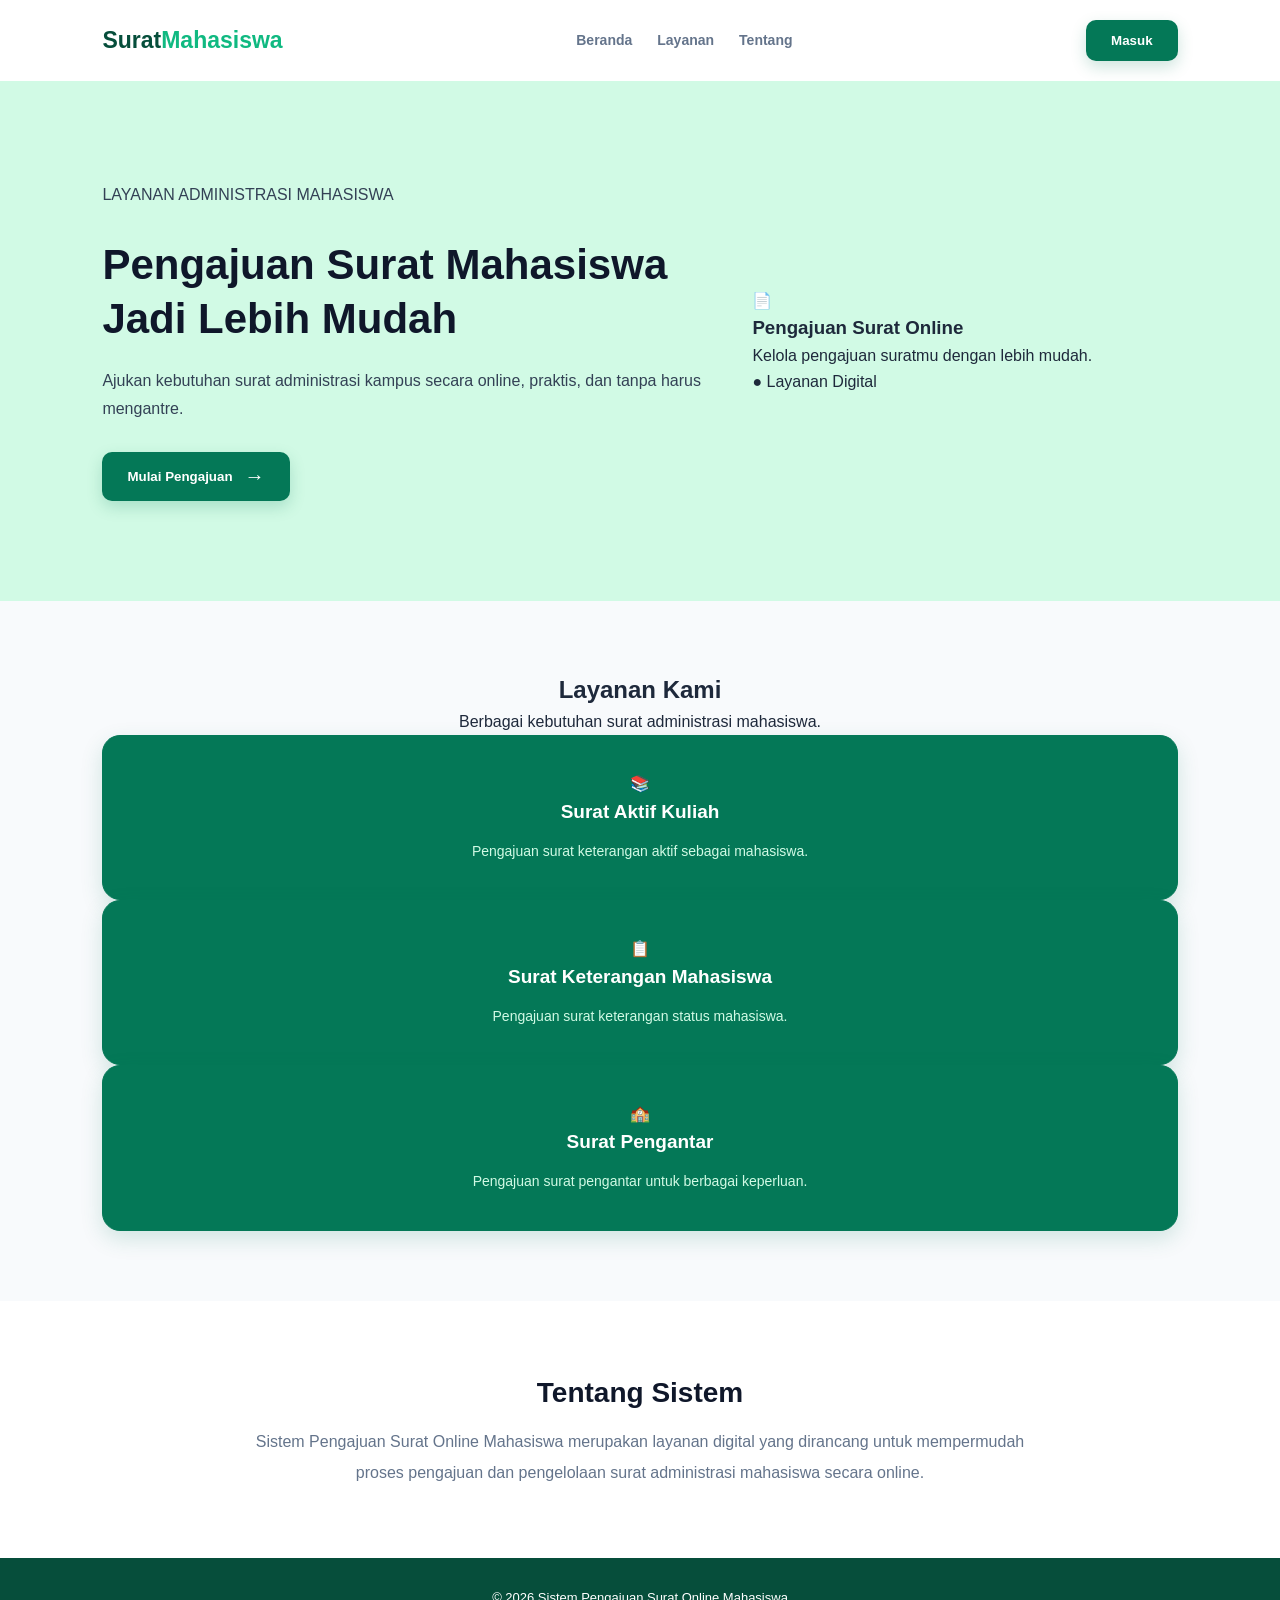
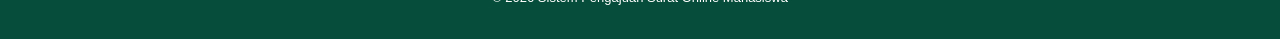
<file: index.html>
<!DOCTYPE html>
<html lang="id">
<head>
    <meta charset="UTF-8">
    <meta name="viewport" content="width=device-width, initial-scale=1.0">
    <title>Sistem Pengajuan Surat Mahasiswa</title>
    <link rel="stylesheet" href="style.css">
</head>
<body>

    <header>
        <div class="logo">Surat<span>Mahasiswa</span></div>

        <nav>
            <a href="#beranda">Beranda</a>
            <a href="#layanan">Layanan</a>
            <a href="#tentang">Tentang</a>
        </nav>

        <button class="btn-login" id="loginButton">Masuk</button>
    </header>

    <main>
        <section class="hero" id="beranda">
            <div class="hero-content">
                <p class="subtitle">LAYANAN ADMINISTRASI MAHASISWA</p>

                <h1>Pengajuan Surat Mahasiswa Jadi Lebih Mudah</h1>

                <p>
                    Ajukan kebutuhan surat administrasi kampus secara
                    online, praktis, dan tanpa harus mengantre.
                </p>

                <button id="startButton">Mulai Pengajuan</button>
            </div>

            <div class="hero-card">
                <div class="document-icon">📄</div>
                <h3>Pengajuan Surat Online</h3>
                <p>Kelola pengajuan suratmu dengan lebih mudah.</p>
                <div class="status">● Layanan Digital</div>
            </div>
        </section>

        <section class="services" id="layanan">
            <h2>Layanan Kami</h2>
            <p class="section-desc">
                Berbagai kebutuhan surat administrasi mahasiswa.
            </p>

            <div class="service-list">
                <div class="service-card">
                    <span>📚</span>
                    <h3>Surat Aktif Kuliah</h3>
                    <p>
                        Pengajuan surat keterangan aktif sebagai mahasiswa.
                    </p>
                </div>

                <div class="service-card">
                    <span>📋</span>
                    <h3>Surat Keterangan Mahasiswa</h3>
                    <p>
                        Pengajuan surat keterangan status mahasiswa.
                    </p>
                </div>

                <div class="service-card">
                    <span>🏫</span>
                    <h3>Surat Pengantar</h3>
                    <p>
                        Pengajuan surat pengantar untuk berbagai keperluan.
                    </p>
                </div>
            </div>
        </section>

        <section class="about" id="tentang">
            <h2>Tentang Sistem</h2>
            <p>
                Sistem Pengajuan Surat Online Mahasiswa merupakan
                layanan digital yang dirancang untuk mempermudah
                proses pengajuan dan pengelolaan surat administrasi
                mahasiswa secara online.
            </p>
        </section>
    </main>

    <footer>
        <p>© 2026 Sistem Pengajuan Surat Online Mahasiswa</p>
    </footer>

    <script src="script.js"></script>
</body>
</html>
</file>
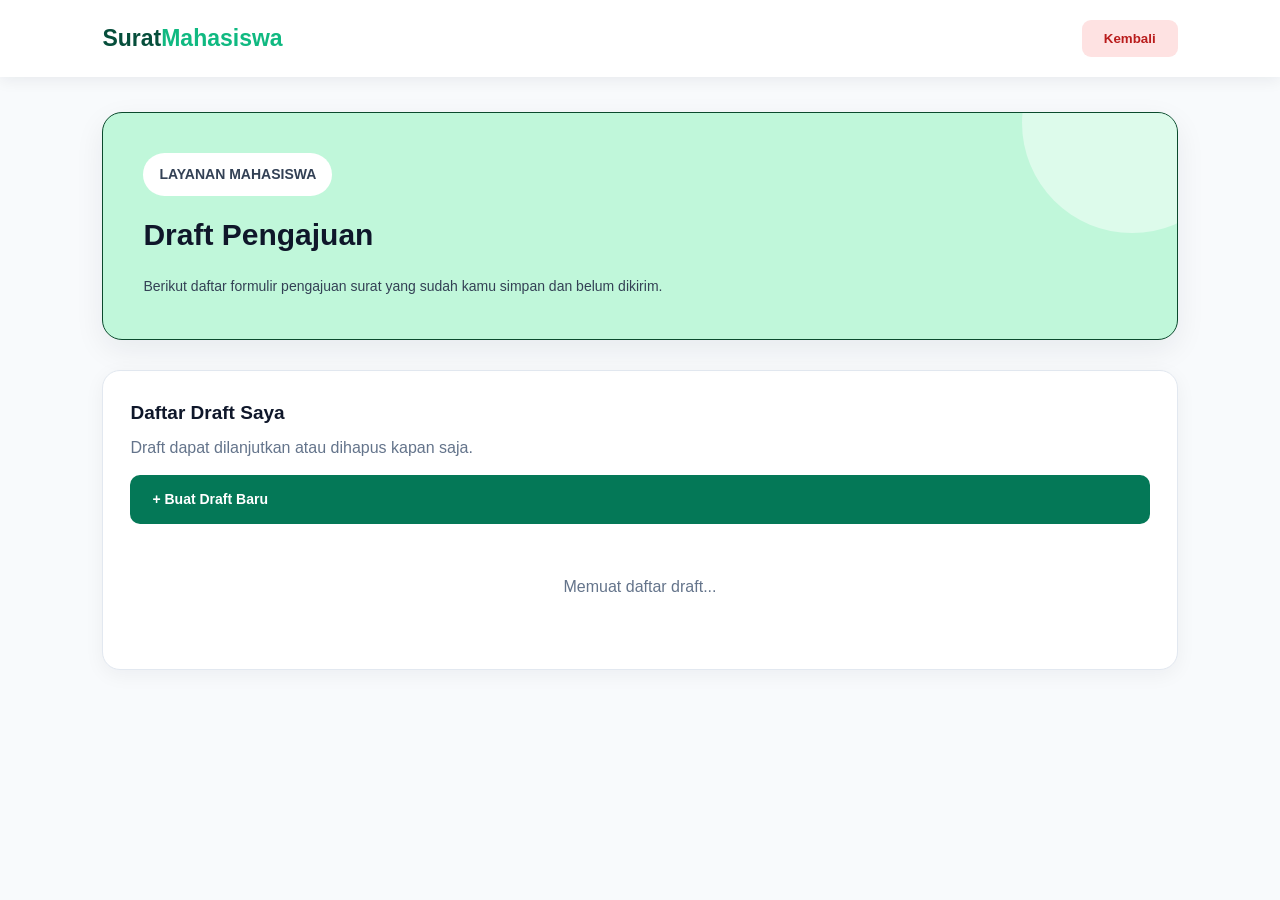
<file: draft.html>
<!DOCTYPE html>
<html lang="id">
<head>
    <meta charset="UTF-8">
    <meta name="viewport" content="width=device-width, initial-scale=1.0">
    <title>Draft Pengajuan - SuratMahasiswa</title>
    <link rel="stylesheet" href="style.css">
</head>
<body class="dashboard-page">

    <header class="dashboard-header">
        <a href="dashboard.html" class="dashboard-brand">
            Surat<span>Mahasiswa</span>
        </a>

        <button type="button" class="logout-button"
            onclick="window.location.href='dashboard.html'">
            Kembali
        </button>
    </header>

    <main class="dashboard-container">

        <section class="welcome-section">
            <p class="dashboard-label">LAYANAN MAHASISWA</p>
            <h1>Draft Pengajuan</h1>
            <p>
                Berikut daftar formulir pengajuan surat yang sudah
                kamu simpan dan belum dikirim.
            </p>
        </section>

        <section class="profile-card">
            <div class="draft-heading">
                <div>
                    <h2>Daftar Draft Saya</h2>
                    <p>Draft dapat dilanjutkan atau dihapus kapan saja.</p>
                </div>

                <a href="pengajuan.html" class="auth-button draft-add-button">
                    + Buat Draft Baru
                </a>
            </div>

            <div id="daftarDraft" class="draft-list">
                <p class="draft-loading">Memuat daftar draft...</p>
            </div>

            <p id="pesanDraft" class="pesan-pengajuan"></p>
        </section>

    </main>

    <!-- <script type="module" src="draft.js"></script> -->
</body>
</html>
</file>
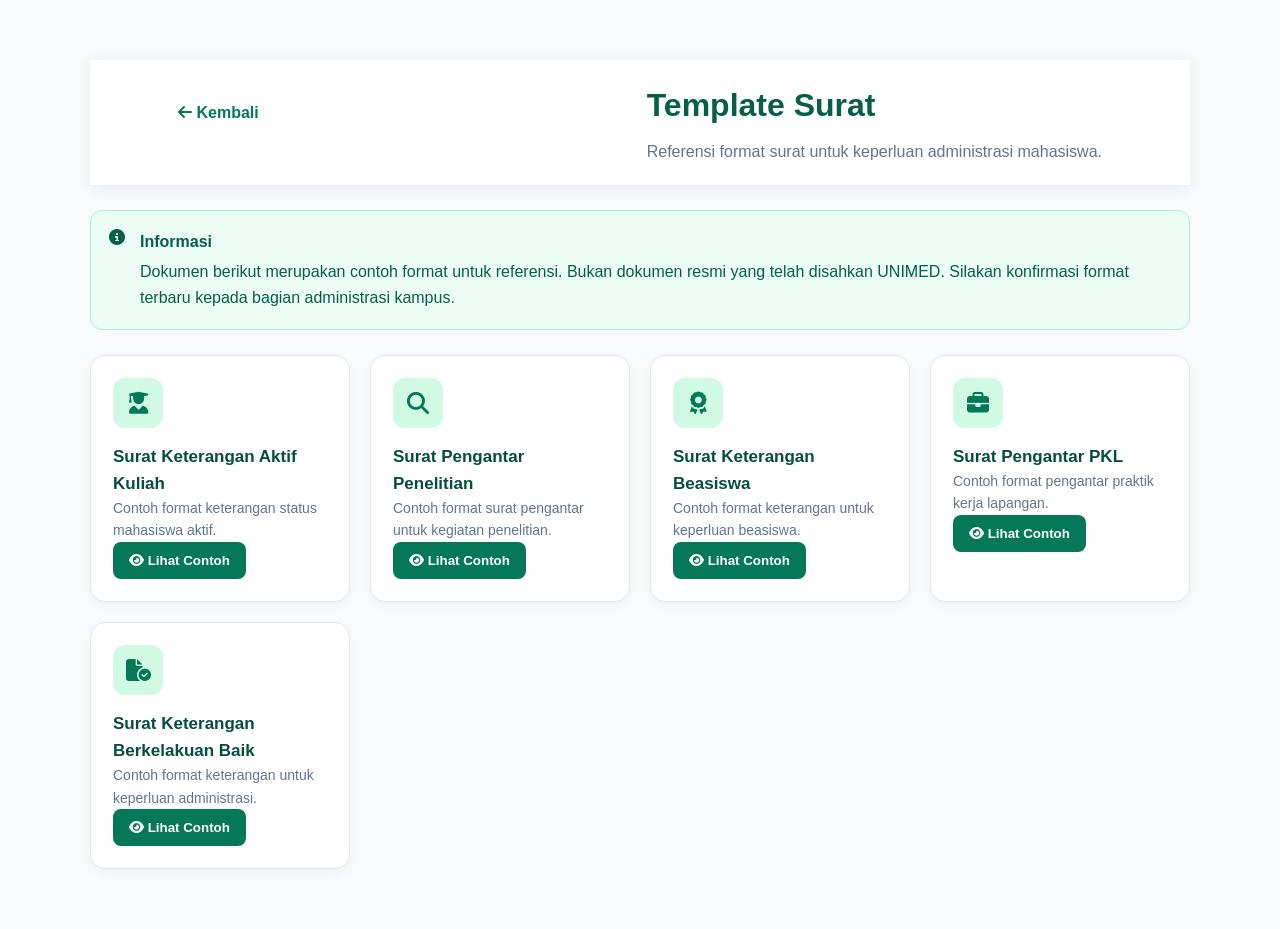
<file: template-surat.html>
<!DOCTYPE html>
<html lang="id">
<head>
    <meta charset="UTF-8">
    <meta name="viewport" content="width=device-width, initial-scale=1.0">
    <title>Template Surat</title>
    <link rel="stylesheet" href="style.css">
    <link rel="stylesheet"
        href="https://cdnjs.cloudflare.com/ajax/libs/font-awesome/6.5.0/css/all.min.css">
</head>
<body>

<div class="template-container">

    <header class="template-header">
        <a href="dashboard.html" class="template-back">
            <i class="fas fa-arrow-left"></i> Kembali
        </a>

        <div>
            <h1>Template Surat</h1>
            <p>Referensi format surat untuk keperluan administrasi mahasiswa.</p>
        </div>
    </header>

    <div class="template-notice">
        <i class="fas fa-circle-info"></i>
        <div>
            <strong>Informasi</strong>
            <p>Dokumen berikut merupakan contoh format untuk referensi.
            Bukan dokumen resmi yang telah disahkan UNIMED.
            Silakan konfirmasi format terbaru kepada bagian administrasi kampus.</p>
        </div>
    </div>

    <div class="template-grid" id="daftarTemplate"></div>

</div>

<div class="template-modal" id="modalTemplate">
    <div class="template-modal-content">
        <button class="template-close" id="tutupModal">
            <i class="fas fa-times"></i>
        </button>

        <div id="isiTemplate"></div>

        <button class="template-print" id="cetakTemplate">
            <i class="fas fa-print"></i> Cetak Contoh
        </button>
    </div>
</div>

<script type="module" src="template-surat.js"></script>
</body>
</html>
</file>
<file: style.css>
/* =====================================
   1. PENGATURAN DASAR
===================================== */

:root {
    --primary: #047857;
    --primary-dark: #064E3B;
    --primary-light: #D1FAE5;
    --primary-bright: #10B981;

    --slate: #334155;
    --slate-dark: #0F172A;

    --white: #FFFFFF;
    --bg: #F8FAFC;
    --bg-secondary: #F1F5F9;

    --text: #1E293B;
    --muted: #64748B;
    --border: #E2E8F0;

    --pending: #F59E0B;
    --pending-bg: #FEF3C7;
    --approved: #10B981;
    --approved-bg: #D1FAE5;
    --rejected: #EF4444;
    --rejected-bg: #FEE2E2;
}

* {
    margin: 0;
    padding: 0;
    box-sizing: border-box;
}

html {
    scroll-behavior: smooth;
}

body {
    font-family: 'Plus Jakarta Sans', Arial, sans-serif;
    background: var(--bg);
    color: var(--text);
    line-height: 1.6;
}

button, input, select, textarea {
    font-family: inherit;
}

button {
    cursor: pointer;
}

a {
    text-decoration: none;
}

/* =====================================
   2. HEADER DAN NAVIGASI
===================================== */

header,
.dashboard-page .dashboard-header {
    display: flex;
    justify-content: space-between;
    align-items: center;
    padding: 20px 8%;
    background: var(--white);
    box-shadow: 0 3px 15px rgba(15, 23, 42, .07);
}

.logo,
.brand,
.dashboard-page .dashboard-brand {
    color: var(--primary-dark);
    font-size: 23px;
    font-weight: 800;
}

.logo span,
.brand span,
.dashboard-page .dashboard-brand span {
    color: var(--primary-bright);
}

nav {
    display: flex;
    align-items: center;
    gap: 25px;
}

nav a {
    color: var(--muted);
    font-size: 14px;
    font-weight: 600;
    transition: .3s;
}

nav a:hover {
    color: var(--primary);
}

.nav-button {
    padding: 10px 20px;
    border-radius: 9px;
    background: var(--primary);
    color: white;
}

.nav-button:hover {
    background: var(--primary-dark);
}

/* =====================================
   3. HALAMAN UTAMA
===================================== */

.hero {
    min-height: 520px;
    display: flex;
    align-items: center;
    padding: 70px 8%;
    background: #D1FAE5;
}

.hero-content {
    max-width: 650px;
}

.hero-content h1 {
    margin-bottom: 20px;
    color: var(--slate-dark);
    font-size: 42px;
    line-height: 1.3;
}

.hero-content p {
    margin-bottom: 28px;
    color: #334155;
    line-height: 1.8;
}

.hero-button,
#loginButton,
#startButton {
    display: inline-flex;
    align-items: center;
    justify-content: center;
    gap: 12px;
    padding: 13px 25px;
    border: none;
    border-radius: 10px;
    background: var(--primary);
    color: white;
    font-weight: 700;
    transition: .3s;
    box-shadow: 0 6px 16px rgba(4, 120, 87, .2);
}

.hero-button:hover,
#loginButton:hover,
#startButton:hover {
    background: var(--primary-dark);
    transform: translateY(-3px);
}

#startButton::after {
    content: "→";
    font-size: 20px;
}

/* =====================================
   4. LAYANAN DAN TENTANG
===================================== */

.services,
.about {
    padding: 70px 8%;
    text-align: center;
}

.about {
    background: white;
}

.section-title,
.about h2 {
    margin-bottom: 12px;
    color: var(--slate-dark);
    font-size: 28px;
    font-weight: 800;
}

.section-description,
.about p {
    color: var(--muted);
}

.section-description {
    margin-bottom: 35px;
}

.service-container {
    display: grid;
    grid-template-columns: repeat(3, 1fr);
    gap: 22px;
}

.service-card {
    display: flex;
    flex-direction: column;
    align-items: center;
    padding: 35px 25px;
    border: 1px solid var(--primary);
    border-radius: 18px;
    background: #047857;
    color: white;
    box-shadow: 0 8px 22px rgba(4, 120, 87, .16);
    transition: .3s ease;
}

.service-card:hover {
    transform: translateY(-7px);
    background: #065F46;
    box-shadow: 0 13px 28px rgba(4, 120, 87, .22);
}

.service-card h3 {
    margin-bottom: 12px;
    color: rgb(255, 255, 255);
    font-size: 19px;
    font-weight: 800;
}

.service-card p {
    color: #D1FAE5;
    font-size: 14px;
    line-height: 1.8;
}

.service-card i {
    display: inline-flex;
    align-items: center;
    justify-content: center;
    width: 58px;
    height: 58px;
    margin-bottom: 18px;
    border-radius: 15px;
    background: #D1FAE5;
    color: #047857;
    font-size: 26px;
}

.about p {
    max-width: 800px;
    margin: auto;
    line-height: 1.9;
}

/* =====================================
   5. FOOTER
===================================== */

footer {
    padding: 30px 8%;
    background: #064E3B;
    color: white;
    text-align: center;
}

footer p {
    font-size: 13px;
}

/* =====================================
   6. LOGIN DAN REGISTER
===================================== */

.auth-page {
    min-height: 100vh;
    display: flex;
    align-items: center;
    justify-content: center;
    padding: 20px;
    background: #D1FAE5;
}

.auth-container {
    width: 100%;
    max-width: 480px;
    margin: auto;
    padding: 35px 20px;
}

.auth-card {
    padding: 38px 35px;
    border: 1px solid white;
    border-radius: 20px;
    background: white;
    box-shadow: 0 15px 40px rgba(15, 23, 42, .12);
}

.auth-logo {
    display: block;
    margin-bottom: 25px;
    color: var(--primary-dark);
    font-size: 25px;
    font-weight: 800;
    text-align: center;
}

.auth-logo span {
    color: var(--primary-bright);
}

.auth-card h2 {
    margin-bottom: 10px;
    color: var(--slate-dark);
    font-size: 25px;
    text-align: center;
}

.auth-description,
.auth-switch {
    color: var(--muted);
    font-size: 14px;
    text-align: center;
}

.auth-description {
    margin-bottom: 28px;
}

.auth-card form {
    display: flex;
    flex-direction: column;
}

.auth-card label {
    margin-bottom: 8px;
    color: var(--text);
    font-size: 14px;
    font-weight: bold;
}

.auth-card input {
    width: 100%;
    margin-bottom: 18px;
    padding: 13px 15px;
    border: 1px solid var(--border);
    border-radius: 8px;
    outline: none;
    font-size: 14px;
}

.auth-card input:focus,
.pengajuan-form input:focus,
.pengajuan-form select:focus,
.pengajuan-form textarea:focus {
    border-color: var(--primary);
    box-shadow: 0 0 0 3px rgba(4, 120, 87, .13);
}

.auth-button,
.primary-button {
    display: inline-flex;
    align-items: center;
    justify-content: center;
    gap: 9px;
    width: 100%;
    padding: 13px 22px;
    border: none;
    border-radius: 10px;
    background: var(--primary);
    color: white;
    font-size: 14px;
    font-weight: 700;
    transition: .3s;
}

.auth-button:hover,
.primary-button:hover {
    background: var(--primary-dark);
    transform: translateY(-2px);
}

.auth-button:disabled {
    opacity: .6;
    cursor: not-allowed;
}

.auth-switch {
    margin-top: 22px;
}

.auth-switch a {
    color: var(--primary);
    font-weight: bold;
}

/* =====================================
   7. DASHBOARD MAHASISWA DAN ADMIN
===================================== */

.dashboard-page {
    min-height: 100vh;
    background: var(--bg);
    color: var(--text);
}

.dashboard-page .dashboard-header {
    padding: 20px 8%;
}

.dashboard-page .logout-button {
    padding: 11px 22px;
    border: none;
    border-radius: 9px;
    background: #FEE2E2;
    color: #B91C1C;
    font-weight: bold;
    transition: .3s;
}

.dashboard-page .logout-button:hover {
    background: #FECACA;
}

.dashboard-page .dashboard-container {
    width: 84%;
    max-width: 1150px;
    margin: 35px auto;
}

.admin-header-right {
    display: flex;
    align-items: center;
    gap: 15px;
    color: var(--muted);
    font-size: 13px;
    font-weight: 700;
}

.welcome-section,
.dashboard-page .welcome-section {
    position: relative;
    overflow: hidden;
    padding: 40px;
    margin-bottom: 30px;
    border: 1px solid #0b4a2d;
    border-radius: 20px;
    background: #c0f7da;
    box-shadow: 0 10px 30px rgba(15, 23, 42, .07);
}

.welcome-section::after,
.dashboard-page .welcome-section::after {
    content: "";
    position: absolute;
    top: -100px;
    right: -65px;
    width: 220px;
    height: 220px;
    border-radius: 50%;
    background: rgba(255, 255, 255, .45);
}

.dashboard-label,
.dashboard-page .dashboard-label {
    display: inline-block;
    padding: 9px 16px;
    margin-bottom: 15px;
    border-radius: 30px;
    background: white;
    color: var(--primary-dark);
    font-size: 12px;
    font-weight: 800;
}

.welcome-section h1,
.dashboard-page .welcome-section h1 {
    position: relative;
    z-index: 1;
    margin-bottom: 15px;
    color: var(--slate-dark);
    font-size: 30px;
}

.welcome-section p,
.dashboard-page .welcome-section p {
    position: relative;
    z-index: 1;
    color: #334155;
    font-size: 14px;
    line-height: 1.8;
}

.section-heading {
    display: flex;
    align-items: center;
    gap: 13px;
    margin: 35px 0 25px;
}

.section-heading i {
    color: var(--primary);
    font-size: 24px;
}

.section-heading h2 {
    color: var(--slate-dark);
    font-size: 21px;
}

/* =====================================
   8. KARTU DAN STATISTIK
===================================== */

.admin-stat-grid,
.dashboard-stat-grid {
    display: grid;
    grid-template-columns: repeat(4, minmax(0, 1fr));
    gap: 20px;
    margin-bottom: 30px;
}

.admin-stat-card,
.dashboard-stat-card {
    position: relative;
    overflow: hidden;
    min-height: 165px;
    padding: 27px;
    border-radius: 20px;
    color: white;
    box-shadow: 0 9px 22px rgba(15, 23, 42, .12);
    transition: .3s;
}

.admin-stat-card:hover,
.dashboard-stat-card:hover {
    transform: translateY(-5px);
}

.admin-stat-card span,
.dashboard-stat-card span {
    font-size: 14px;
    font-weight: 700;
}

.admin-stat-card strong,
.dashboard-stat-card strong {
    display: block;
    margin-top: 28px;
    font-size: 36px;
}

.stat-blue {
    background: #047857;
}

.stat-orange {
    background: #B45309;
}

.stat-teal {
    background: #0F766E;
}

.stat-purple {
    background: #334155;
}

.stat-red {
    background: #B91C1C;
}

.content-card,
.profile-card,
.dashboard-menu {
    padding: 27px;
    margin-bottom: 25px;
    border: 1px solid var(--border);
    border-radius: 18px;
    background: white;
    box-shadow: 0 5px 20px rgba(15, 23, 42, .05);
}

.content-card h2,
.profile-card h2,
.dashboard-menu h2 {
    margin-bottom: 15px;
    color: var(--slate-dark);
    font-size: 19px;
}

/* =====================================
   9. MENU DAN PROFIL (TERMASUK MENU LAYANAN MAHASISWA)
===================================== */

.dashboard-grid {
    display: grid;
    grid-template-columns: repeat(3, minmax(0, 1fr));
    gap: 20px;
}

.dashboard-menu-card {
    display: flex;
    flex-direction: column;
    align-items: flex-start;
    min-height: 190px;
    padding: 24px;
    border: none;
    border-radius: 16px;
    background: #047857 !important;
    color: #ffffff !important;
    box-shadow: 0 8px 22px rgba(4, 120, 87, 0.16);
    transition: .3s ease;
}

.dashboard-menu-card:hover {
    transform: translateY(-5px);
    background: #065F46 !important;
    box-shadow: 0 13px 28px rgba(4, 120, 87, 0.25);
}

.dashboard-menu-card .menu-icon {
    display: flex;
    align-items: center;
    justify-content: center;
    width: 52px;
    height: 52px;
    margin-bottom: 15px;
    border-radius: 14px;
    background: #D1FAE5 !important;
    color: #047857 !important;
    font-size: 24px;
}

.dashboard-menu-card h3 {
    color: #ffffff !important;
    font-size: 16px;
}

.dashboard-menu-card p {
    margin: 8px 0;
    color: #D1FAE5 !important;
    font-size: 13px;
}

.dashboard-menu-card span {
    margin-top: auto;
    color: #D1FAE5 !important;
    font-size: 12px;
    font-weight: bold;
}

.profile-information {
    display: grid;
    grid-template-columns: repeat(3, minmax(0, 1fr));
    gap: 16px;
    margin-top: 20px;
}

.profile-information div {
    min-width: 0;
    padding: 18px;
    border: 1px solid var(--border);
    border-radius: 12px;
    background: var(--bg-secondary);
    overflow-wrap: anywhere;
}

.profile-information span {
    display: block;
    margin-bottom: 8px;
    color: var(--muted);
    font-size: 12px;
}

.profile-information strong {
    color: var(--slate-dark);
    font-size: 14px;
}

.profil-avatar {
    display: flex;
    align-items: center;
    justify-content: center;
    width: 90px;
    height: 90px;
    margin: 25px auto;
    border-radius: 50%;
    background: #A7F3D0;
    color: #064E3B;
    font-size: 42px;
}

#emailProfil {
    background: var(--bg-secondary);
    color: var(--muted);
    cursor: not-allowed;
}

/* =====================================
   10. FORMULIR PENGAJUAN
===================================== */

.pengajuan-form {
    display: flex;
    flex-direction: column;
    gap: 15px;
    margin-top: 25px;
}

.pengajuan-form label {
    color: var(--slate-dark);
    font-size: 13px;
    font-weight: 700;
}

.pengajuan-form input,
.pengajuan-form select,
.pengajuan-form textarea {
    width: 100%;
    padding: 13px 15px;
    border: 1px solid var(--border);
    border-radius: 10px;
    outline: none;
    background: white;
    color: var(--text);
    font-size: 14px;
}

.pengajuan-form textarea {
    min-height: 120px;
    resize: vertical;
}

.pesan-pengajuan {
    margin-top: 18px;
    font-size: 14px;
    font-weight: 600;
}

#dokumenPendukung {
    padding: 12px;
    margin: 8px 0 5px;
    border: 1px solid #A7F3D0;
    border-radius: 10px;
    background: #ECFDF5;
}

.file-hint {
    display: block;
    margin-bottom: 18px;
    color: var(--muted);
    font-size: 12px;
}

/* =====================================
   11. TABEL RIWAYAT DAN ADMIN
===================================== */

.riwayat-table-wrapper,
.dashboard-page .table-responsive {
    width: 100%;
    overflow-x: auto;
    border: 1px solid var(--border);
    border-radius: 14px;
    background: white;
}

.riwayat-table,
.dashboard-page .data-table {
    width: 100%;
    min-width: 750px;
    border-collapse: collapse;
    font-size: 13px;
}

.riwayat-table th,
.dashboard-page .data-table th {
    padding: 15px;
    background: #047857;
    color: white;
    text-align: left;
    white-space: nowrap;
}

.riwayat-table td,
.dashboard-page .data-table td {
    padding: 15px;
    border-bottom: 1px solid var(--border);
    color: var(--text);
    vertical-align: middle;
}

.riwayat-table tbody tr:hover,
.dashboard-page .data-table tbody tr:hover {
    background: #ECFDF5;
}

.dashboard-page .admin-tools {
    display: flex;
    gap: 13px;
    margin: 23px 0;
}

.dashboard-page .admin-tools input,
.dashboard-page .admin-tools select {
    padding: 13px 15px;
    border: 1px solid var(--border);
    border-radius: 10px;
    background: white;
    color: var(--text);
}

.dashboard-page .admin-tools input {
    flex: 1;
}

.dashboard-page .data-table .btn-login {
    padding: 9px 16px;
    border: none;
    border-radius: 8px;
    background: #D1FAE5;
    color: #065F46;
    font-size: 12px;
    font-weight: 700;
}

.dashboard-page .data-table .btn-login:hover {
    background: #A7F3D0;
}

/* =====================================
   12. STATUS PENGAJUAN
===================================== */

.status-badge {
    display: inline-block;
    padding: 6px 12px;
    border-radius: 30px;
    font-size: 11px;
    font-weight: 700;
    white-space: nowrap;
}

.status-badge.menunggu,
.status-menunggu,
.status-badge.sedang-diproses,
.status-diproses {
    background: var(--pending-bg);
    color: #92400E;
    border: 1px solid #FCD34D;
}

.status-badge.disetujui,
.status-disetujui,
.status-badge.selesai,
.status-selesai {
    background: var(--approved-bg);
    color: #065F46;
    border: 1px solid #6EE7B7;
}

.status-badge.ditolak,
.status-ditolak,
.status-badge.revisi,
.status-revisi {
    background: var(--rejected-bg);
    color: #991B1B;
    border: 1px solid #FCA5A5;
}

.status-lainnya {
    background: #E2E8F0;
    color: #334155;
}

/* =====================================
   13. NOTIFIKASI
===================================== */

.notification-box {
    position: relative;
    margin: 22px 0;
}

.notification-button {
    display: inline-flex;
    align-items: center;
    gap: 10px;
    padding: 12px 18px;
    border: 1px solid #A7F3D0;
    border-radius: 10px;
    background: #D1FAE5;
    color: #065F46;
    font-weight: 700;
    transition: .3s;
}

.notification-button:hover {
    background: #A7F3D0;
}

#notificationCount {
    display: inline-flex;
    align-items: center;
    justify-content: center;
    min-width: 21px;
    height: 21px;
    padding: 0 5px;
    border-radius: 50px;
    background: #EF4444;
    color: white;
    font-size: 11px;
}

.notification-list {
    display: none;
    position: absolute;
    top: 52px;
    left: 0;
    z-index: 100;
    width: min(360px, 90vw);
    max-height: 380px;
    overflow-y: auto;
    padding: 18px;
    border: 1px solid var(--border);
    border-radius: 13px;
    background: white;
    box-shadow: 0 12px 30px rgba(15, 23, 42, .15);
}

.notification-list.show {
    display: block;
}

.notification-list h3 {
    margin-bottom: 15px;
    color: var(--slate-dark);
    font-size: 16px;
}

.notification-item {
    padding: 13px 0;
    border-bottom: 1px solid var(--border);
}

.notification-item:last-child {
    border: none;
}

.notification-item.unread {
    padding: 13px;
    border-radius: 9px;
    background: #D1FAE5;
}

.notification-item strong {
    display: block;
    margin-bottom: 5px;
    color: #047857;
    font-size: 13px;
}

.notification-item p {
    margin-bottom: 7px;
    color: var(--muted);
    font-size: 12px;
    overflow-wrap: anywhere;
}

.notification-item small {
    color: var(--muted);
    font-size: 11px;
}

.notification-item button {
    display: block;
    margin-top: 8px;
    padding: 6px 10px;
    border: none;
    border-radius: 6px;
    background: #D1FAE5;
    color: #065F46;
    font-size: 11px;
    font-weight: 700;
}

.notification-item button:hover {
    background: #A7F3D0;
}

/* =====================================
   14. LAPORAN PDF DAN DOKUMEN
===================================== */

.download-pdf-button,
.dokumen-download-button {
    padding: 10px 16px;
    border: none;
    border-radius: 9px;
    background: #047857;
    color: white;
    font-size: 13px;
    font-weight: 700;
    transition: .3s;
}

.download-pdf-button:hover,
.dokumen-download-button:hover {
    background: #064E3B;
    transform: translateY(-2px);
}

.download-pdf-button:disabled,
.dokumen-download-button:disabled {
    opacity: .6;
    cursor: not-allowed;
}

.detail-dokumen {
    margin-top: 22px;
    padding-top: 18px;
    border-top: 1px solid var(--border);
}

.detail-dokumen h3 {
    margin-bottom: 14px;
    color: var(--slate-dark);
    font-size: 16px;
}

.dokumen-admin-item {
    display: flex;
    align-items: center;
    justify-content: space-between;
    gap: 12px;
    padding: 13px;
    margin-bottom: 10px;
    border: 1px solid #A7F3D0;
    border-radius: 10px;
    background: #ECFDF5;
}

.dokumen-admin-nama {
    color: var(--text);
    font-size: 13px;
    overflow-wrap: anywhere;
}

.dokumen-kosong,
.dokumen-loading {
    padding: 12px;
    border-radius: 8px;
    background: #D1FAE5;
    color: #065F46;
    font-size: 13px;
}

.dokumen-error {
    color: #DC2626;
    font-size: 13px;
}

/* =====================================
   15. MODAL DETAIL ADMIN
===================================== */

#detailModal {
    display: none;
    position: fixed;
    inset: 0;
    z-index: 9999;
    align-items: center;
    justify-content: center;
    overflow-y: auto;
    padding: 20px;
    background: rgba(15, 23, 42, .65);
    backdrop-filter: blur(4px);
}

#detailModal.active {
    display: flex;
}

.admin-modal-content {
    position: relative;
    width: 100%;
    max-width: 600px;
    max-height: 90vh;
    overflow-y: auto;
    padding: 30px;
    border-radius: 18px;
    background: white;
    box-shadow: 0 15px 45px rgba(0, 0, 0, .2);
    animation: modalMuncul .25s ease;
}

@keyframes modalMuncul {
    from {
        opacity: 0;
        transform: translateY(15px);
    }

    to {
        opacity: 1;
        transform: translateY(0);
    }
}

#closeModal {
    position: absolute;
    top: 18px;
    right: 20px;
    width: 35px;
    height: 35px;
    border: none;
    border-radius: 50%;
    background: #D1FAE5;
    color: #065F46;
    font-size: 20px;
}

#closeModal:hover {
    background: #A7F3D0;
}

.admin-modal-content h2 {
    margin: 0 40px 24px 0;
    color: var(--slate-dark);
    font-size: 23px;
}

#detailPengajuan {
    padding: 18px;
    margin-bottom: 24px;
    border: 1px solid #A7F3D0;
    border-radius: 12px;
    background: #ECFDF5;
}

#detailPengajuan p {
    margin: 10px 0;
    color: var(--text);
    font-size: 14px;
    overflow-wrap: anywhere;
}

#detailPengajuan strong {
    display: inline-block;
    min-width: 115px;
    color: #047857;
}

#updateStatusForm {
    display: flex;
    flex-direction: column;
    gap: 12px;
}

#updateStatusForm label {
    color: var(--slate-dark);
    font-size: 14px;
    font-weight: 600;
}

#updateStatusForm select,
#updateStatusForm textarea {
    width: 100%;
    padding: 12px 14px;
    border: 1px solid var(--border);
    border-radius: 9px;
    outline: none;
    background: white;
    color: var(--text);
    font-size: 14px;
}

#updateStatusForm select:focus,
#updateStatusForm textarea:focus {
    border-color: var(--primary);
    box-shadow: 0 0 0 3px rgba(4, 120, 87, .13);
}

#updateStatusForm textarea {
    min-height: 100px;
    resize: vertical;
}

#updateStatusForm button[type="submit"] {
    width: 100%;
    padding: 13px;
    margin-top: 8px;
    border: none;
    border-radius: 9px;
    background: #047857;
    color: white;
    font-weight: 700;
}

#updateStatusForm button[type="submit"]:hover {
    background: #064E3B;
}

#updateStatusForm button:disabled {
    opacity: .6;
    cursor: not-allowed;
}

/* =====================================
   16. RESPONSIVE
===================================== */

@media (max-width: 1100px) {
    .admin-stat-grid,
    .dashboard-stat-grid {
        grid-template-columns: repeat(2, minmax(0, 1fr));
    }

    .dashboard-grid {
        grid-template-columns: repeat(2, 1fr);
    }
}

@media (max-width: 800px) {
    header {
        flex-wrap: wrap;
        gap: 18px;
        padding: 20px 6%;
    }

    nav {
        flex-wrap: wrap;
        gap: 15px;
    }

    .hero {
        padding: 55px 6%;
    }

    .hero-content h1 {
        font-size: 32px;
    }

    .service-container {
        grid-template-columns: 1fr;
    }

    .dashboard-page .dashboard-container {
        width: 90%;
    }

    .profile-information {
        grid-template-columns: 1fr;
    }

    .welcome-section {
        padding: 28px;
    }
}

@media (max-width: 600px) {
    header {
        padding: 18px 5%;
    }

    .logo,
    .brand {
        font-size: 20px;
    }

    nav {
        gap: 12px;
    }

    nav a {
        font-size: 12px;
    }

    .hero {
        min-height: 420px;
        padding: 40px 5%;
    }

    .hero-content h1 {
        font-size: 27px;
    }

    .hero-content p {
        font-size: 14px;
    }

    .services,
    .about {
        padding: 50px 5%;
    }

    .section-title {
        font-size: 23px;
    }

    .auth-container {
        padding: 25px 15px;
    }

    .auth-card {
        padding: 30px 22px;
    }

    .auth-card h2 {
        font-size: 22px;
    }

    .dashboard-page .dashboard-header {
        padding: 18px 5%;
    }

    .dashboard-page .dashboard-brand {
        font-size: 19px;
    }

    .dashboard-page .dashboard-container {
        width: 92%;
        margin: 22px auto;
    }

    .welcome-section,
    .dashboard-page .welcome-section {
        padding: 25px;
    }

    .welcome-section h1,
    .dashboard-page .welcome-section h1 {
        font-size: 23px;
    }

    .admin-stat-grid,
    .dashboard-stat-grid,
    .dashboard-grid {
        grid-template-columns: 1fr;
    }

    .admin-stat-card,
    .dashboard-stat-card {
        min-height: 145px;
    }

    .dashboard-page .admin-tools {
        flex-direction: column;
    }

    .dashboard-page .content-card {
        padding: 18px;
    }

    #detailModal {
        padding: 12px;
    }

    .admin-modal-content {
        padding: 24px 18px;
    }

    .admin-modal-content h2 {
        font-size: 21px;
    }

    .dokumen-admin-item {
        align-items: flex-start;
        flex-direction: column;
    }

    .dokumen-download-button {
        width: 100%;
    }
}

/* TOMBOL PENGAJUAN DAN DRAFT */
.draft-button-group {
    display: flex;
    gap: 12px;
    margin-top: 20px;
    flex-wrap: wrap;
}

.draft-button-group button {
    flex: 1;
    min-width: 180px;
    cursor: pointer;
}

#simpanDraft {
    background: #ffffff;
    color: #047857;
    border: 2px solid #047857;
}

#simpanDraft:hover {
    background: #ecfdf5;
}

#submitPengajuan {
    background: #047857;
    color: #ffffff;
    border: 2px solid #047857;
}

#submitPengajuan:hover {
    background: #065f46;
}

@media (max-width: 600px) {
    .draft-button-group {
        flex-direction: column;
    }

    .draft-button-group button {
        width: 100%;
    }
}

/* =====================================
   HALAMAN DRAFT PENGAJUAN
===================================== */

.draft-heading {
    display: flex;
    justify-content: space-between;
    align-items: center;
    gap: 15px;
    flex-wrap: wrap;
    margin-bottom: 25px;
}

.draft-heading h2 {
    margin-bottom: 6px;
}

.draft-heading p {
    color: #64748b;
}

.draft-add-button {
    text-decoration: none;
    display: inline-block;
}

.draft-list {
    display: flex;
    flex-direction: column;
    gap: 16px;
}

.draft-card {
    display: flex;
    justify-content: space-between;
    align-items: center;
    gap: 20px;
    padding: 20px;
    border: 1px solid #d1fae5;
    border-left: 5px solid #047857;
    border-radius: 12px;
    background: #f0fdf4;
}

.draft-information {
    flex: 1;
    min-width: 0;
}

.draft-information h3 {
    color: #065f46;
    margin-bottom: 10px;
}

.draft-information p {
    color: #475569;
    margin: 8px 0;
    overflow-wrap: anywhere;
}

.draft-status {
    display: inline-block;
    background: #fef3c7;
    color: #92400e;
    padding: 5px 12px;
    border-radius: 20px;
    font-size: 12px;
    font-weight: 600;
}

.draft-date {
    font-size: 13px;
}

.draft-actions {
    display: flex;
    gap: 10px;
    flex-wrap: wrap;
}

.draft-actions button {
    border: none;
    padding: 10px 16px;
    border-radius: 7px;
    cursor: pointer;
    font-weight: 600;
}

.draft-continue {
    background: #047857;
    color: white;
}

.draft-continue:hover {
    background: #065f46;
}

.draft-delete {
    background: #fee2e2;
    color: #b91c1c;
}

.draft-delete:hover {
    background: #fecaca;
}

.draft-empty {
    text-align: center;
    padding: 40px 20px;
}

.draft-empty-icon {
    font-size: 45px;
    margin-bottom: 12px;
}

.draft-empty h3 {
    color: #065f46;
    margin-bottom: 10px;
}

.draft-empty p {
    color: #64748b;
    margin-bottom: 20px;
}

.draft-empty .auth-button {
    display: inline-block;
    text-decoration: none;
}

.draft-loading {
    text-align: center;
    padding: 25px;
    color: #64748b;
}

.draft-error {
    color: #b91c1c;
    padding: 15px;
    background: #fee2e2;
    border-radius: 8px;
}

@media (max-width: 600px) {
    .draft-card {
        flex-direction: column;
        align-items: stretch;
    }

    .draft-actions {
        width: 100%;
    }

    .draft-actions button {
        flex: 1;
    }

    .draft-heading {
        align-items: stretch;
    }
}

/* TEMPLATE SURAT */

.template-container {
    max-width: 1150px;
    margin: 35px auto;
    padding: 25px;
}

.template-header {
    margin-bottom: 25px;
}

.template-back {
    display: inline-block;
    color: #047857;
    text-decoration: none;
    margin-bottom: 20px;
    font-weight: 600;
}

.template-header h1 {
    color: #065f46;
    margin-bottom: 8px;
}

.template-header p {
    color: #64748b;
}

.template-notice {
    display: flex;
    gap: 15px;
    padding: 18px;
    background: #ecfdf5;
    border: 1px solid #a7f3d0;
    border-radius: 12px;
    color: #065f46;
    margin-bottom: 25px;
}

.template-notice p {
    margin: 5px 0 0;
    line-height: 1.6;
}

.template-grid {
    display: grid;
    grid-template-columns: repeat(auto-fit, minmax(230px, 1fr));
    gap: 20px;
}

.template-card {
    background: white;
    border: 1px solid #e2e8f0;
    border-radius: 15px;
    padding: 22px;
    box-shadow: 0 4px 12px rgba(0,0,0,0.04);
}

.template-icon {
    width: 50px;
    height: 50px;
    background: #d1fae5;
    color: #047857;
    display: flex;
    align-items: center;
    justify-content: center;
    border-radius: 12px;
    font-size: 22px;
    margin-bottom: 15px;
}

.template-card h3 {
    color: #064e3b;
    font-size: 17px;
}

.template-card p {
    color: #64748b;
    font-size: 14px;
    line-height: 1.6;
    min-height: 45px;
}

.template-view,
.template-print {
    border: none;
    background: #047857;
    color: white;
    padding: 11px 16px;
    border-radius: 8px;
    cursor: pointer;
    font-weight: 600;
}

.template-view:hover,
.template-print:hover {
    background: #065f46;
}

.template-modal {
    display: none;
    position: fixed;
    inset: 0;
    background: rgba(15,23,42,0.65);
    z-index: 999;
    padding: 20px;
    overflow-y: auto;
}

.template-modal.active {
    display: flex;
    align-items: center;
    justify-content: center;
}

.template-modal-content {
    background: white;
    width: 100%;
    max-width: 750px;
    padding: 30px;
    border-radius: 15px;
    position: relative;
    margin: auto;
}

.template-close {
    position: absolute;
    right: 18px;
    top: 15px;
    border: none;
    background: transparent;
    font-size: 22px;
    cursor: pointer;
}

.contoh-surat {
    font-family: "Times New Roman", serif;
    line-height: 1.7;
    padding: 20px 10px;
    color: #111827;
}

.contoh-surat h2,
.contoh-surat h3,
.contoh-surat > p:first-of-type {
    text-align: center;
}

.template-print {
    margin-top: 15px;
}

@media (max-width: 600px) {
    .template-container {
        padding: 15px;
    }

    .template-modal-content {
        padding: 20px;
    }
}
</file>
